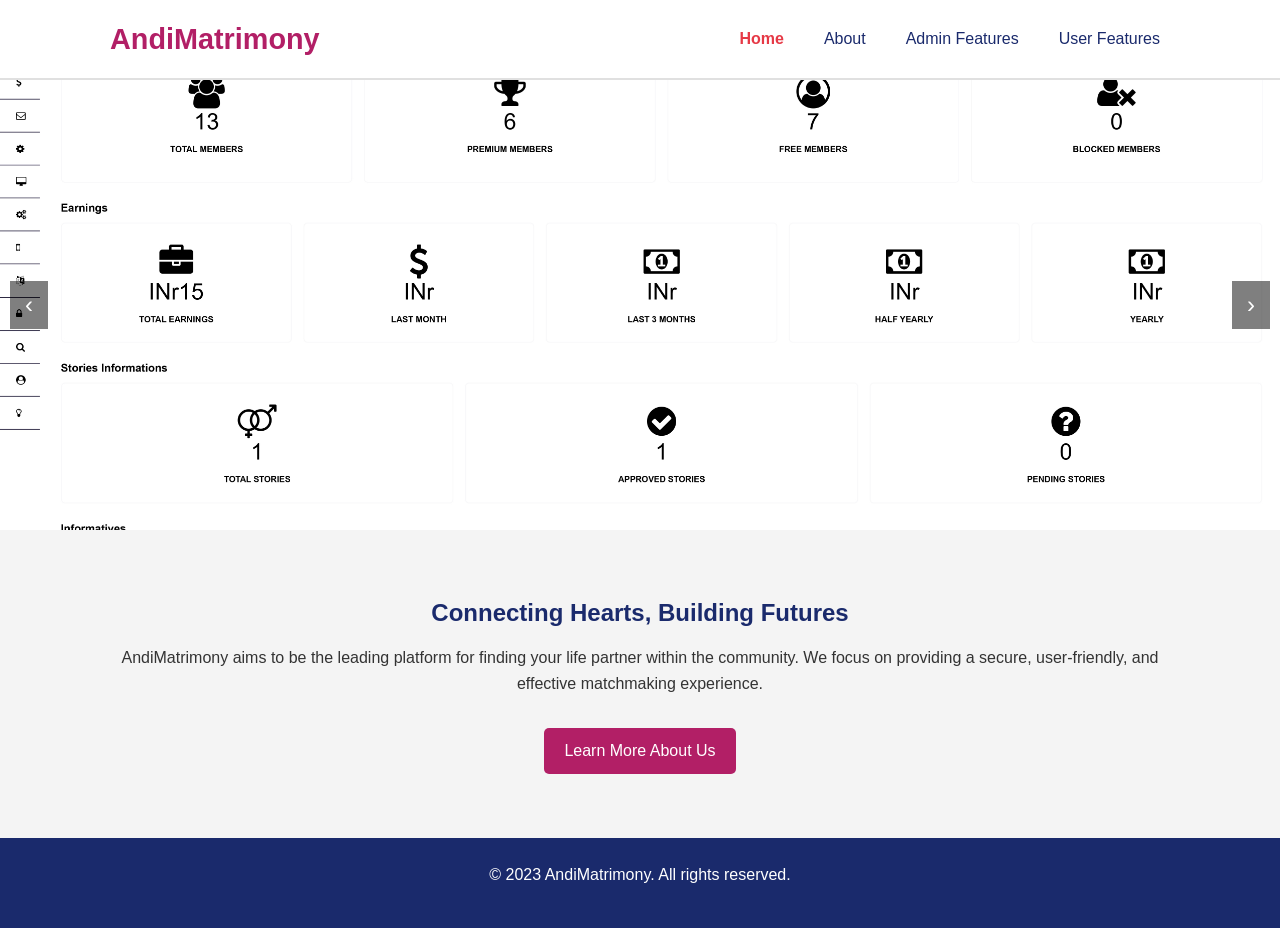
<file: index.html>
<!DOCTYPE html>
<html lang="en">

<head>
    <meta charset="UTF-8">
    <meta name="viewport" content="width=device-width, initial-scale=1.0">
    <title>AndiMatrimony - Home</title>
    <link rel="stylesheet" href="style.css">
</head>

<body>
    <header>
        <div class="container">
            <h1 class="logo">AndiMatrimony</h1>
            <nav>
                <ul>
                    <li><a href="index.html" class="active">Home</a></li>
                    <li><a href="about.html">About</a></li>
                    <li><a href="admin-features.html">Admin Features</a></li>
                    <li><a href="user-features.html">User Features</a></li>
                </ul>
            </nav>
        </div>
    </header>

    <main>
        <!-- Slider Section -->
        <section class="slider-container">
            <div class="slider">
                <div class="slide active">
                    <img src="./images/A_pages-to-jpg-0001.jpg" alt="Slide 1 - Find Your Perfect Match">
                </div>
                <div class="slide">
                    <img src="./images/A_pages-to-jpg-0003.jpg" alt="Slide 2 - Trusted Profiles">
                </div>
                <div class="slide">
                    <img src="images/A_pages-to-jpg-0000.png" alt="Slide 3 - Success Stories">
                </div>
            </div>
            <button class="slider-btn prev">‹</button>
            <button class="slider-btn next">›</button>
            <div class="slider-dots">
                <!-- Dots will be added by JS -->
            </div>
        </section>

        <!-- Introductory Content -->
        <section class="intro-section container">
            <h2>Connecting Hearts, Building Futures</h2>
            <p>AndiMatrimony aims to be the leading platform for finding your life partner within the community. We
                focus on providing a secure, user-friendly, and effective matchmaking experience.</p>
            <a href="about.html" class="btn">Learn More About Us</a>
        </section>
    </main>

    <footer>
        <div class="container">
            <p>© 2023 AndiMatrimony. All rights reserved.</p>
        </div>
    </footer>

    <script src="script.js"></script>
</body>

</html>
</file>
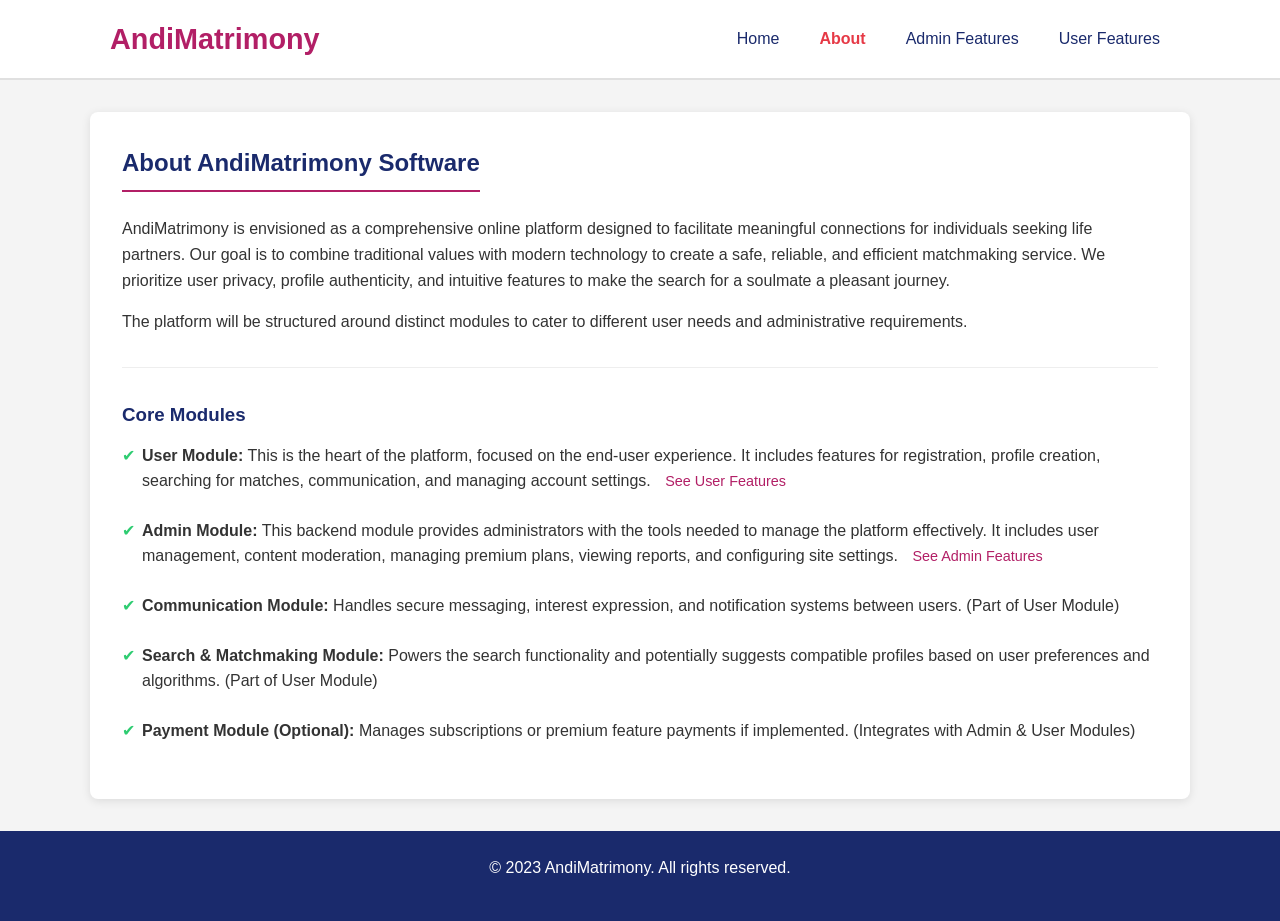
<file: about.html>
<!DOCTYPE html>
<html lang="en">

<head>
    <meta charset="UTF-8">
    <meta name="viewport" content="width=device-width, initial-scale=1.0">
    <title>About - AndiMatrimony</title>
    <link rel="stylesheet" href="style.css">
</head>

<body>
    <header>
        <div class="container">
            <h1 class="logo">AndiMatrimony</h1>
            <nav>
                <ul>
                    <li><a href="index.html">Home</a></li>
                    <li><a href="about.html" class="active">About</a></li>
                    <li><a href="admin-features.html">Admin Features</a></li>
                    <li><a href="user-features.html">User Features</a></li>
                </ul>
            </nav>
        </div>
    </header>

    <main class="container page-content">
        <h2>About AndiMatrimony Software</h2>
        <p>
            AndiMatrimony is envisioned as a comprehensive online platform designed to facilitate meaningful connections
            for individuals seeking life partners. Our goal is to combine traditional values with modern technology
            to create a safe, reliable, and efficient matchmaking service. We prioritize user privacy, profile
            authenticity,
            and intuitive features to make the search for a soulmate a pleasant journey.
        </p>
        <p>
            The platform will be structured around distinct modules to cater to different user needs and administrative
            requirements.
        </p>

        <hr>

        <h3>Core Modules</h3>
        <ul class="module-list">
            <li>
                <strong>User Module:</strong> This is the heart of the platform, focused on the end-user experience. It
                includes features for registration, profile creation, searching for matches, communication, and managing
                account settings.
                <a href="user-features.html" class="learn-more-link">See User Features</a>
            </li>
            <li>
                <strong>Admin Module:</strong> This backend module provides administrators with the tools needed to
                manage the platform effectively. It includes user management, content moderation, managing premium
                plans, viewing reports, and configuring site settings.
                <a href="admin-features.html" class="learn-more-link">See Admin Features</a>
            </li>
            <li>
                <strong>Communication Module:</strong> Handles secure messaging, interest expression, and notification
                systems between users. (Part of User Module)
            </li>
            <li>
                <strong>Search & Matchmaking Module:</strong> Powers the search functionality and potentially suggests
                compatible profiles based on user preferences and algorithms. (Part of User Module)
            </li>
            <li>
                <strong>Payment Module (Optional):</strong> Manages subscriptions or premium feature payments if
                implemented. (Integrates with Admin & User Modules)
            </li>
        </ul>

    </main>

    <footer>
        <div class="container">
            <p>© 2023 AndiMatrimony. All rights reserved.</p>
        </div>
    </footer>

    <!-- No specific JS needed for this static page, but include if header/footer JS is added -->
    <!-- <script src="script.js"></script> -->
</body>

</html>
</file>
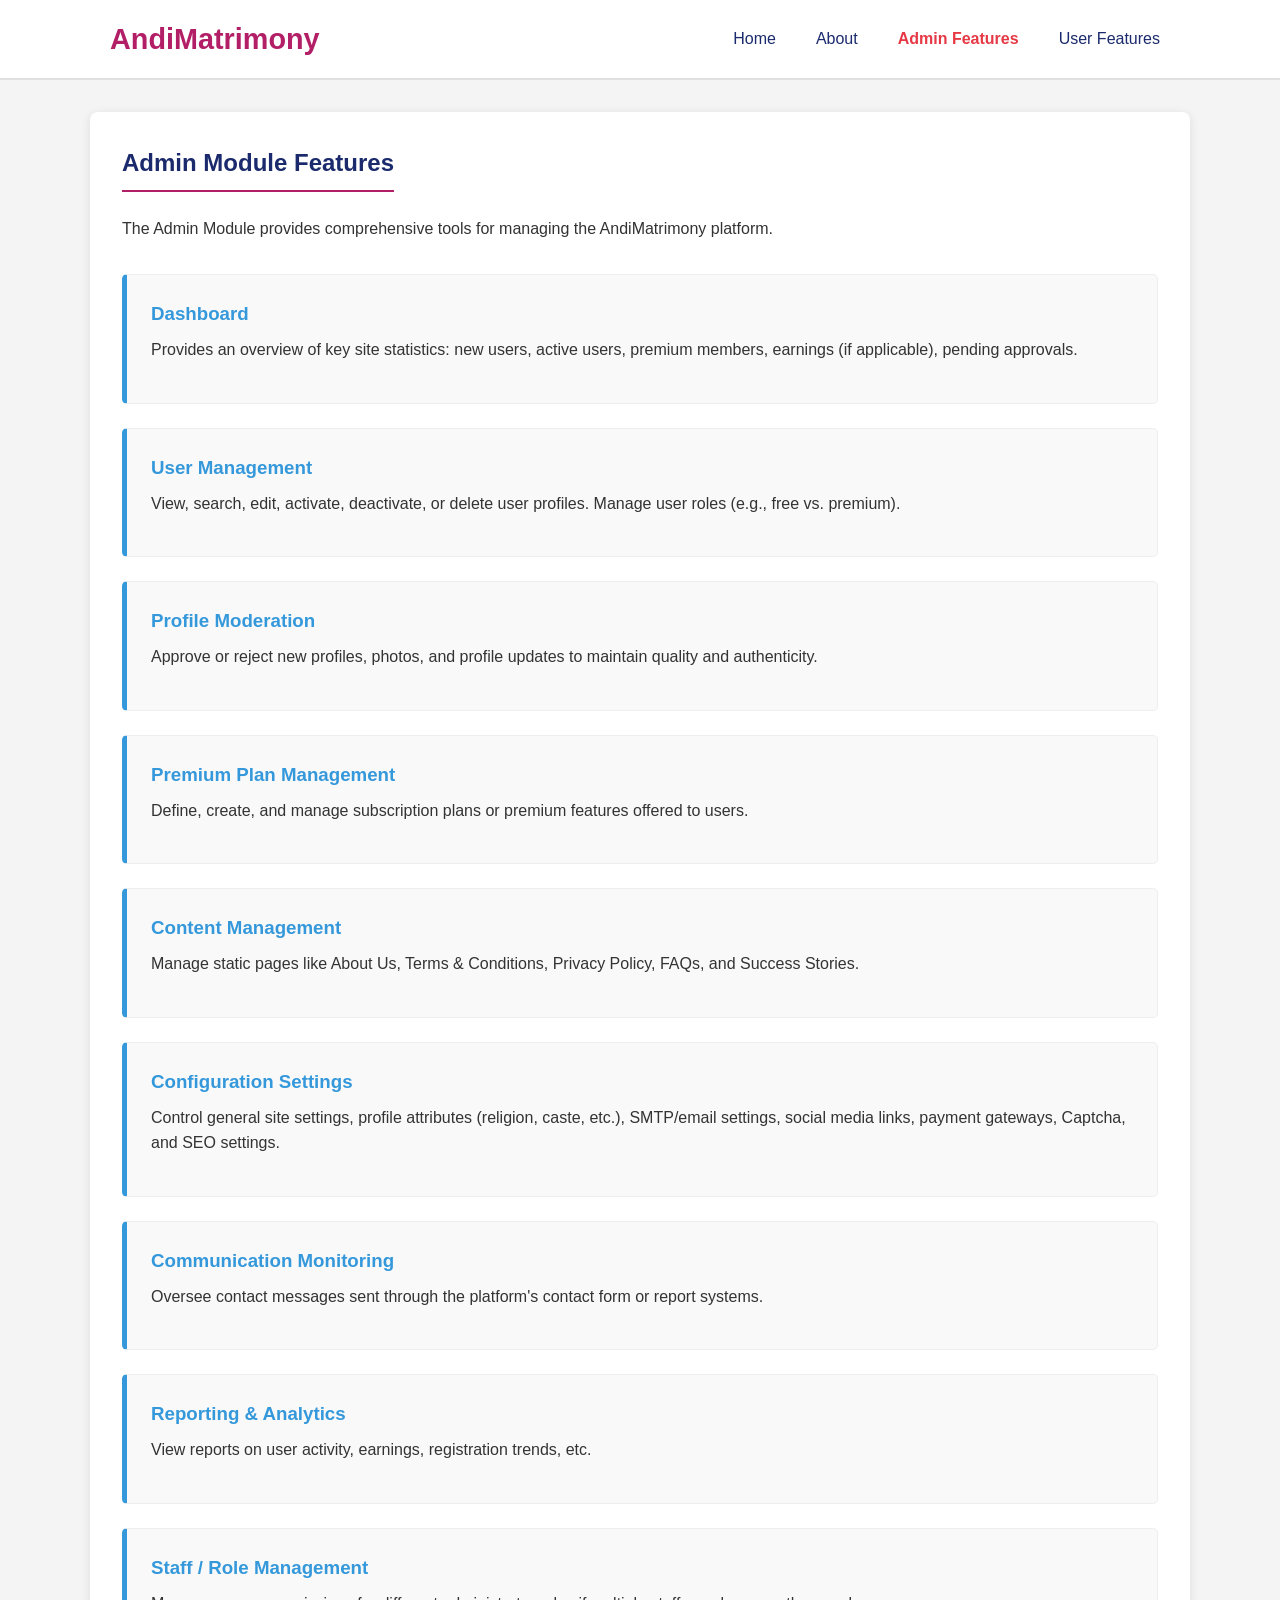
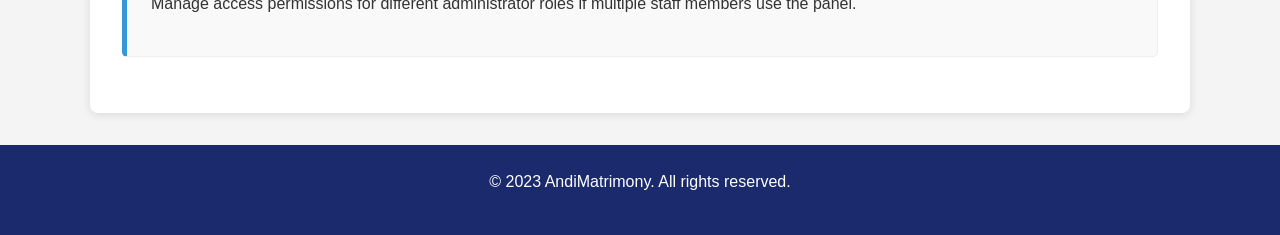
<file: admin-features.html>
<!DOCTYPE html>
<html lang="en">

<head>
    <meta charset="UTF-8">
    <meta name="viewport" content="width=device-width, initial-scale=1.0">
    <title>Admin Features - AndiMatrimony</title>
    <link rel="stylesheet" href="style.css">
</head>

<body>
    <header>
        <div class="container">
            <h1 class="logo">AndiMatrimony</h1>
            <nav>
                <ul>
                    <li><a href="index.html">Home</a></li>
                    <li><a href="about.html">About</a></li>
                    <li><a href="admin-features.html" class="active">Admin Features</a></li>
                    <li><a href="user-features.html">User Features</a></li>
                </ul>
            </nav>
        </div>
    </header>

    <main class="container page-content">
        <h2>Admin Module Features</h2>
        <p>The Admin Module provides comprehensive tools for managing the AndiMatrimony platform.</p>

        <div class="feature-list">
            <div class="feature-item">
                <h3>Dashboard</h3>
                <p>Provides an overview of key site statistics: new users, active users, premium members, earnings (if
                    applicable), pending approvals.</p>
            </div>
            <div class="feature-item">
                <h3>User Management</h3>
                <p>View, search, edit, activate, deactivate, or delete user profiles. Manage user roles (e.g., free vs.
                    premium).</p>
            </div>
            <div class="feature-item">
                <h3>Profile Moderation</h3>
                <p>Approve or reject new profiles, photos, and profile updates to maintain quality and authenticity.</p>
            </div>
            <div class="feature-item">
                <h3>Premium Plan Management</h3>
                <p>Define, create, and manage subscription plans or premium features offered to users.</p>
            </div>
            <div class="feature-item">
                <h3>Content Management</h3>
                <p>Manage static pages like About Us, Terms & Conditions, Privacy Policy, FAQs, and Success Stories.</p>
            </div>
            <div class="feature-item">
                <h3>Configuration Settings</h3>
                <p>Control general site settings, profile attributes (religion, caste, etc.), SMTP/email settings,
                    social media links, payment gateways, Captcha, and SEO settings.</p>
            </div>
            <div class="feature-item">
                <h3>Communication Monitoring</h3>
                <p>Oversee contact messages sent through the platform's contact form or report systems.</p>
            </div>
            <div class="feature-item">
                <h3>Reporting & Analytics</h3>
                <p>View reports on user activity, earnings, registration trends, etc.</p>
            </div>
            <div class="feature-item">
                <h3>Staff / Role Management</h3>
                <p>Manage access permissions for different administrator roles if multiple staff members use the panel.
                </p>
            </div>
        </div>

    </main>

    <footer>
        <div class="container">
            <p>© 2023 AndiMatrimony. All rights reserved.</p>
        </div>
    </footer>

    <!-- <script src="script.js"></script> -->
</body>

</html>
</file>
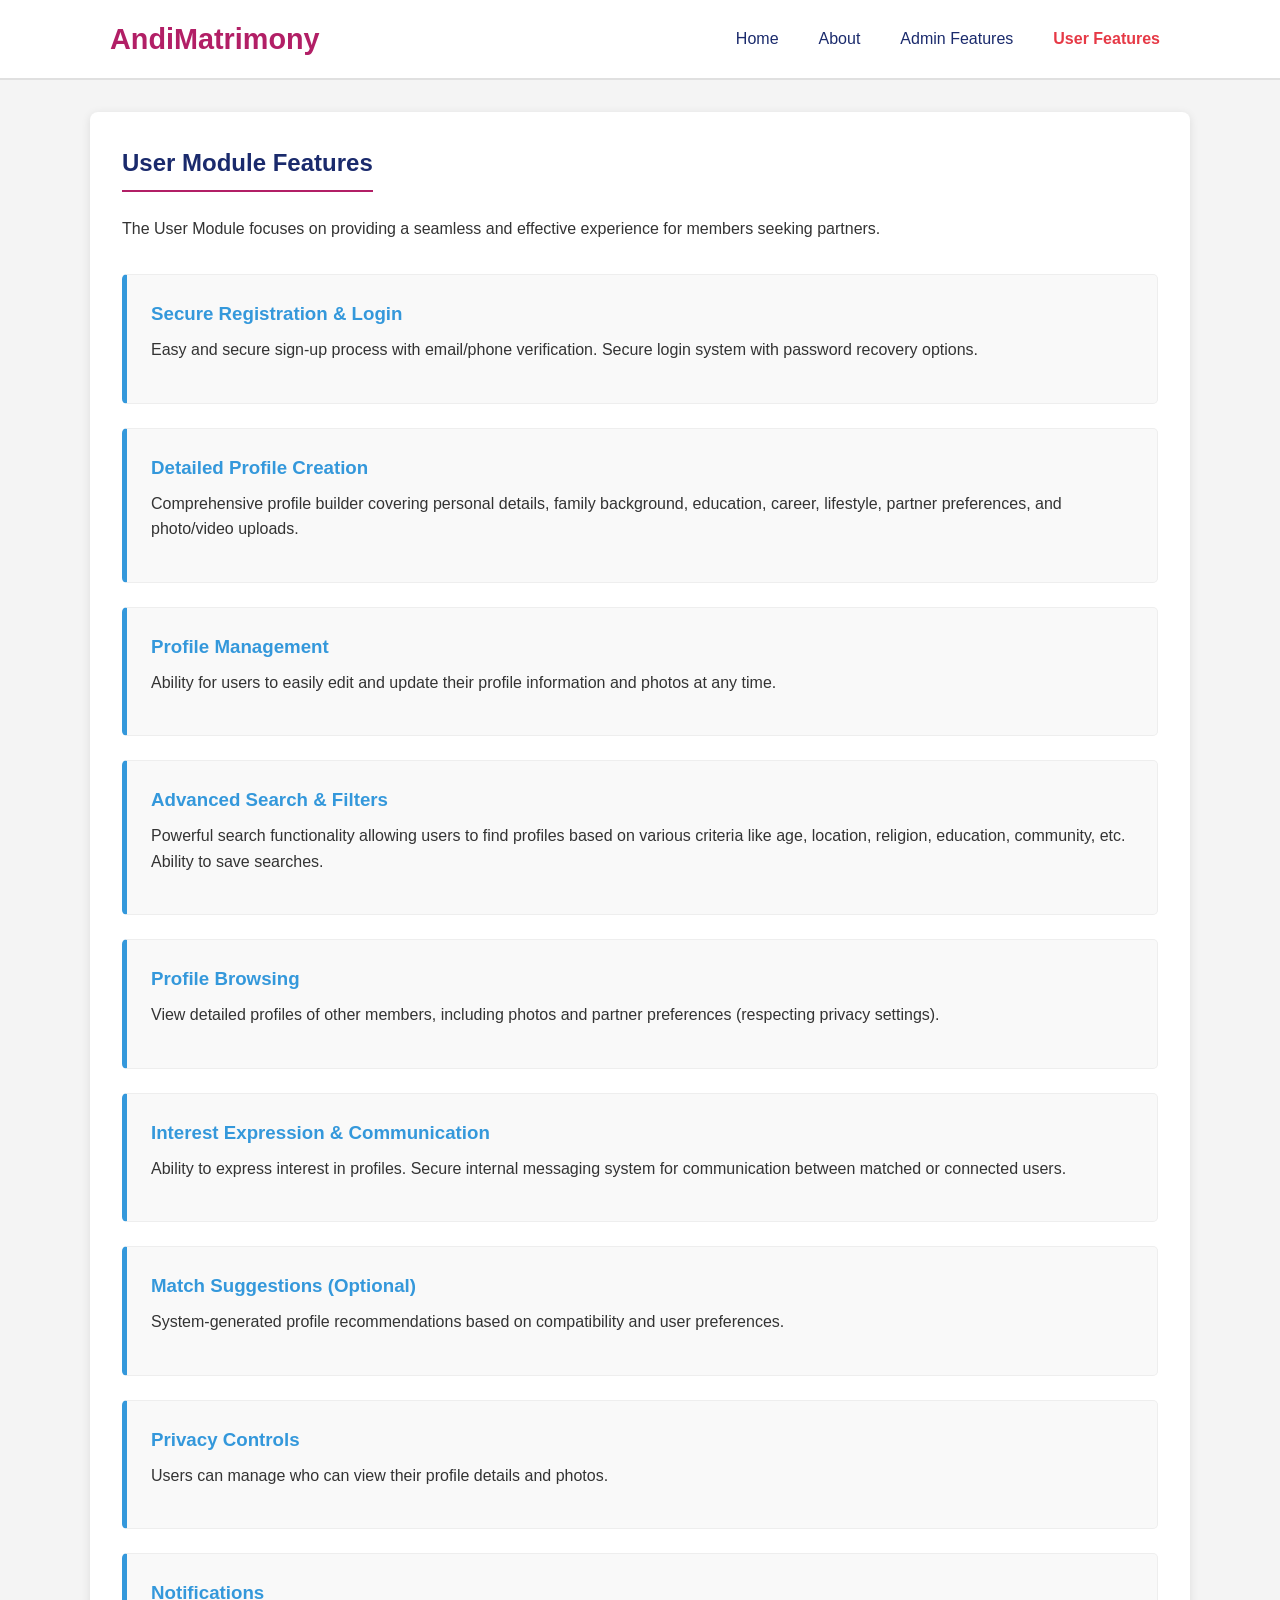
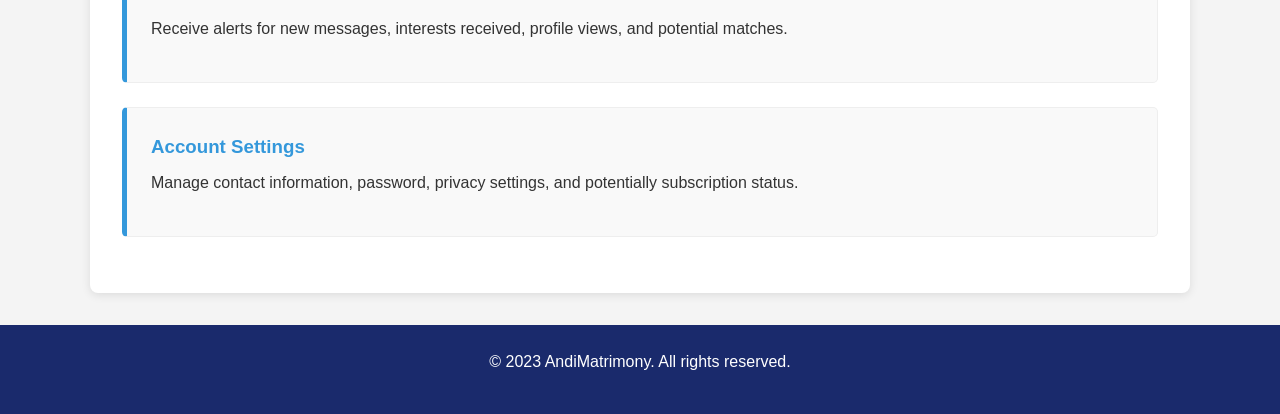
<file: user-features.html>
<!DOCTYPE html>
<html lang="en">

<head>
    <meta charset="UTF-8">
    <meta name="viewport" content="width=device-width, initial-scale=1.0">
    <title>User Features - AndiMatrimony</title>
    <link rel="stylesheet" href="style.css">
</head>

<body>
    <header>
        <div class="container">
            <h1 class="logo">AndiMatrimony</h1>
            <nav>
                <ul>
                    <li><a href="index.html">Home</a></li>
                    <li><a href="about.html">About</a></li>
                    <li><a href="admin-features.html">Admin Features</a></li>
                    <li><a href="user-features.html" class="active">User Features</a></li>
                </ul>
            </nav>
        </div>
    </header>

    <main class="container page-content">
        <h2>User Module Features</h2>
        <p>The User Module focuses on providing a seamless and effective experience for members seeking partners.</p>

        <div class="feature-list">
            <div class="feature-item">
                <h3>Secure Registration & Login</h3>
                <p>Easy and secure sign-up process with email/phone verification. Secure login system with password
                    recovery options.</p>
            </div>
            <div class="feature-item">
                <h3>Detailed Profile Creation</h3>
                <p>Comprehensive profile builder covering personal details, family background, education, career,
                    lifestyle, partner preferences, and photo/video uploads.</p>
            </div>
            <div class="feature-item">
                <h3>Profile Management</h3>
                <p>Ability for users to easily edit and update their profile information and photos at any time.</p>
            </div>
            <div class="feature-item">
                <h3>Advanced Search & Filters</h3>
                <p>Powerful search functionality allowing users to find profiles based on various criteria like age,
                    location, religion, education, community, etc. Ability to save searches.</p>
            </div>
            <div class="feature-item">
                <h3>Profile Browsing</h3>
                <p>View detailed profiles of other members, including photos and partner preferences (respecting privacy
                    settings).</p>
            </div>
            <div class="feature-item">
                <h3>Interest Expression & Communication</h3>
                <p>Ability to express interest in profiles. Secure internal messaging system for communication between
                    matched or connected users.</p>
            </div>
            <div class="feature-item">
                <h3>Match Suggestions (Optional)</h3>
                <p>System-generated profile recommendations based on compatibility and user preferences.</p>
            </div>
            <div class="feature-item">
                <h3>Privacy Controls</h3>
                <p>Users can manage who can view their profile details and photos.</p>
            </div>
            <div class="feature-item">
                <h3>Notifications</h3>
                <p>Receive alerts for new messages, interests received, profile views, and potential matches.</p>
            </div>
            <div class="feature-item">
                <h3>Account Settings</h3>
                <p>Manage contact information, password, privacy settings, and potentially subscription status.</p>
            </div>
        </div>

    </main>

    <footer>
        <div class="container">
            <p>© 2023 AndiMatrimony. All rights reserved.</p>
        </div>
    </footer>

    <!-- <script src="script.js"></script> -->
</body>

</html>
</file>
<file: style.css>
/* --- General Reset & Base Styles --- */
* {
    margin: 0;
    padding: 0;
    box-sizing: border-box;
}

body {
    font-family: 'Segoe UI', Tahoma, Geneva, Verdana, sans-serif;
    line-height: 1.6;
    color: #333;
    background-color: #f4f4f4;
}

.container {
    max-width: 1100px;
    margin: auto;
    overflow: hidden;
    padding: 0 20px;
}

h1,
h2,
h3 {
    margin-bottom: 0.8rem;
    color: #1a2a6c;
    /* Dark Blue */
}

p {
    margin-bottom: 1rem;
}

a {
    text-decoration: none;
    color: #b21f66;
    /* Deep Pink/Purple */
}

a:hover {
    color: #e63946;
    /* Lighter Reddish Pink */
}

ul {
    list-style: none;
}

img {
    max-width: 100%;
    height: auto;
    /* Maintain aspect ratio */
    display: block;
}

/* --- Header --- */
header {
    background: #ffffff;
    /* White background */
    color: #1a2a6c;
    /* Dark Blue text */
    padding: 1rem 0;
    border-bottom: 2px solid #e0e0e0;
    position: sticky;
    /* Make header sticky */
    top: 0;
    z-index: 1000;
    /* Ensure header is above other content */
}

header .container {
    display: flex;
    justify-content: space-between;
    align-items: center;
}

header .logo {
    font-size: 1.8rem;
    font-weight: bold;
    color: #b21f66;
    /* Deep Pink/Purple logo */
    margin-bottom: 0;
    /* Override default heading margin */
}

header nav ul {
    display: flex;
}

header nav ul li {
    margin-left: 20px;
}

header nav ul li a {
    color: #1a2a6c;
    /* Dark Blue links */
    padding: 5px 10px;
    transition: color 0.3s ease;
}

header nav ul li a:hover,
header nav ul li a.active {
    color: #e63946;
    /* Highlight color on hover/active */
    font-weight: bold;
}

/* --- Footer --- */
footer {
    background: #1a2a6c;
    /* Dark Blue */
    color: #fff;
    text-align: center;
    padding: 1.5rem 0;
    margin-top: 2rem;
}

/* --- Slider (Home Page) --- */
.slider-container {
    position: relative;
    max-width: 100%;
    /* Take full width */
    margin: 0 auto 2rem auto;
    /* No horizontal margin, add bottom margin */
    overflow: hidden;
    background-color: #ddd;
    /* Background while images load */
}

.slider {
    display: flex;
    transition: transform 0.5s ease-in-out;
}

.slide {
    min-width: 100%;
    position: relative;
    /* For caption positioning */
    opacity: 0;
    transition: opacity 0.6s ease;
    display: none;
    /* Hide slides initially */
}

.slide.active {
    opacity: 1;
    display: block;
    /* Show active slide */
}

.slide img {
    width: 100%;
    max-height: 450px;
    /* Adjust max height as needed */
    object-fit: cover;
    /* Cover the area, might crop */
    display: block;
}

.slide-caption {
    position: absolute;
    bottom: 20px;
    left: 50%;
    transform: translateX(-50%);
    background-color: rgba(0, 0, 0, 0.6);
    color: #fff;
    padding: 10px 20px;
    border-radius: 5px;
    font-size: 1.2rem;
    text-align: center;
}

.slider-btn {
    position: absolute;
    top: 50%;
    transform: translateY(-50%);
    background-color: rgba(0, 0, 0, 0.5);
    color: white;
    border: none;
    padding: 10px 15px;
    font-size: 1.5rem;
    cursor: pointer;
    z-index: 10;
    transition: background-color 0.3s ease;
}

.slider-btn:hover {
    background-color: rgba(0, 0, 0, 0.8);
}

.slider-btn.prev {
    left: 10px;
}

.slider-btn.next {
    right: 10px;
}

.slider-dots {
    position: absolute;
    bottom: 10px;
    left: 50%;
    transform: translateX(-50%);
    display: flex;
}

.dot {
    height: 10px;
    width: 10px;
    margin: 0 5px;
    background-color: rgba(255, 255, 255, 0.5);
    border-radius: 50%;
    display: inline-block;
    cursor: pointer;
    transition: background-color 0.3s ease;
}

.dot.active {
    background-color: white;
}


/* --- Intro Section (Home Page) --- */
.intro-section {
    text-align: center;
    padding: 2rem 0;
}

.btn {
    display: inline-block;
    background: #b21f66;
    /* Deep Pink/Purple */
    color: #fff;
    padding: 10px 20px;
    border-radius: 5px;
    margin-top: 1rem;
    transition: background-color 0.3s ease;
}

.btn:hover {
    background: #e63946;
    /* Lighter Reddish Pink */
    color: #fff;
}

/* --- General Page Content (About, Features) --- */
.page-content {
    background: #fff;
    padding: 2rem;
    margin-top: 2rem;
    border-radius: 8px;
    box-shadow: 0 2px 10px rgba(0, 0, 0, 0.1);
}

.page-content h2 {
    border-bottom: 2px solid #b21f66;
    padding-bottom: 0.5rem;
    display: inline-block;
    margin-bottom: 1.5rem;
}

.page-content hr {
    margin: 2rem 0;
    border: 0;
    border-top: 1px solid #eee;
}

/* --- Module List (About Page) --- */
.module-list li {
    margin-bottom: 1.5rem;
    padding-left: 20px;
    position: relative;
}

.module-list li::before {
    content: '✔';
    /* Checkmark or other icon */
    color: #2ECC71;
    /* Green */
    position: absolute;
    left: 0;
    top: 0;
}

.learn-more-link {
    font-size: 0.9em;
    margin-left: 10px;
    display: inline-block;
    /* Or block if needed */
}


/* --- Feature List (Features Pages) --- */
.feature-list {
    margin-top: 2rem;
}

.feature-item {
    background-color: #f9f9f9;
    border: 1px solid #eee;
    border-left: 5px solid #3498DB;
    /* Blue accent */
    padding: 1.5rem;
    margin-bottom: 1.5rem;
    border-radius: 5px;
    transition: box-shadow 0.3s ease;
}

.feature-item:hover {
    box-shadow: 0 4px 15px rgba(0, 0, 0, 0.1);
}

.feature-item h3 {
    color: #3498DB;
    /* Match border color */
    margin-bottom: 0.5rem;
}


/* --- Responsive Design --- */
@media (max-width: 768px) {
    header .container {
        flex-direction: column;
        align-items: center;
    }

    header .logo {
        margin-bottom: 0.5rem;
    }

    header nav ul {
        margin-top: 0.5rem;
        justify-content: center;
        flex-wrap: wrap;
        /* Allow wrapping on small screens */
    }

    header nav ul li {
        margin: 0 10px 5px 10px;
        /* Adjust spacing */
    }

    .slider-caption {
        font-size: 1rem;
        padding: 8px 15px;
    }

    .slider-btn {
        font-size: 1.2rem;
        padding: 8px 12px;
    }

    .page-content {
        margin-top: 1rem;
        padding: 1.5rem;
    }
}

@media (max-width: 480px) {
    header .logo {
        font-size: 1.5rem;
    }

    header nav ul li {
        margin: 0 5px 5px 5px;
        /* Further reduce spacing */
    }

    header nav ul li a {
        padding: 3px 6px;
        /* Reduce padding on links */
    }

    .slide img {
        max-height: 250px;
        /* Adjust for smaller screens */
    }

    .slider-caption {
        font-size: 0.9rem;
        padding: 5px 10px;
        bottom: 10px;
    }

    .slider-dots {
        bottom: 5px;
    }

    .dot {
        height: 8px;
        width: 8px;
    }

    .btn {
        padding: 8px 15px;
        font-size: 0.9rem;
    }
}
</file>
